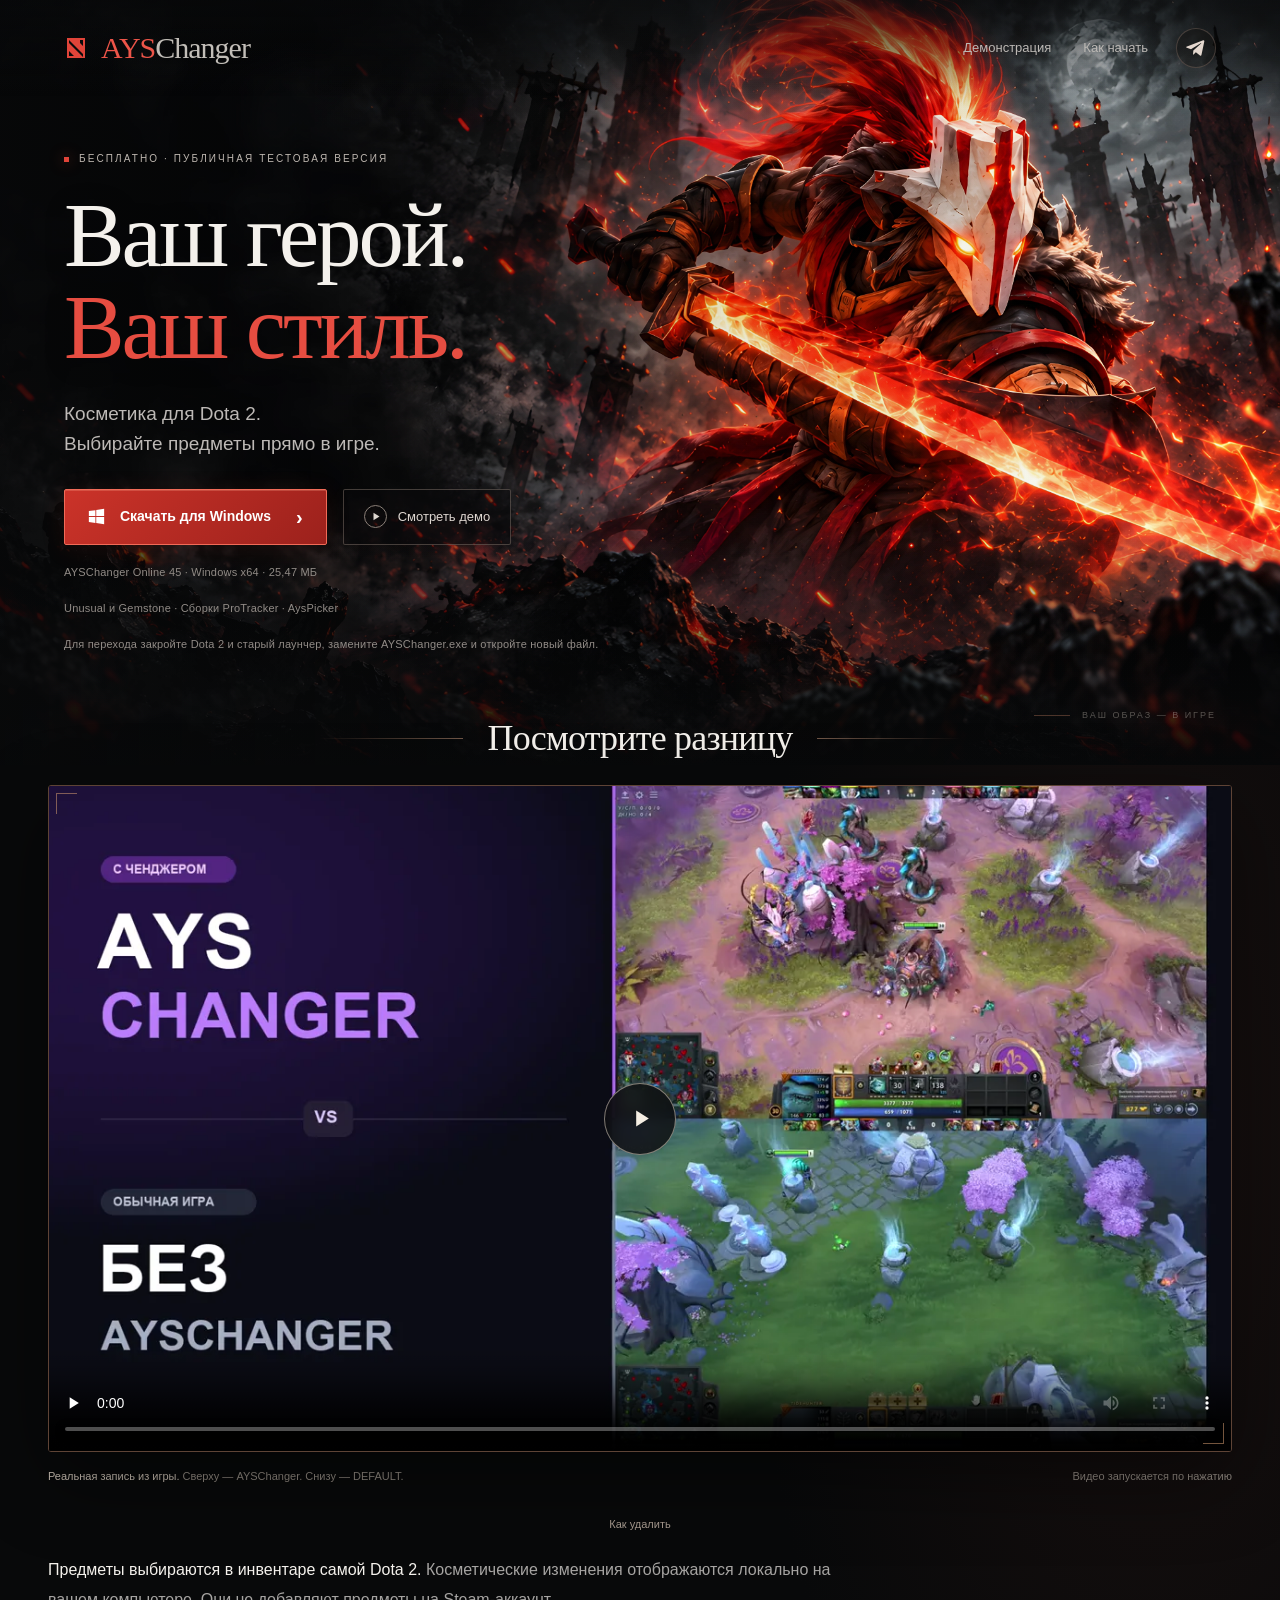
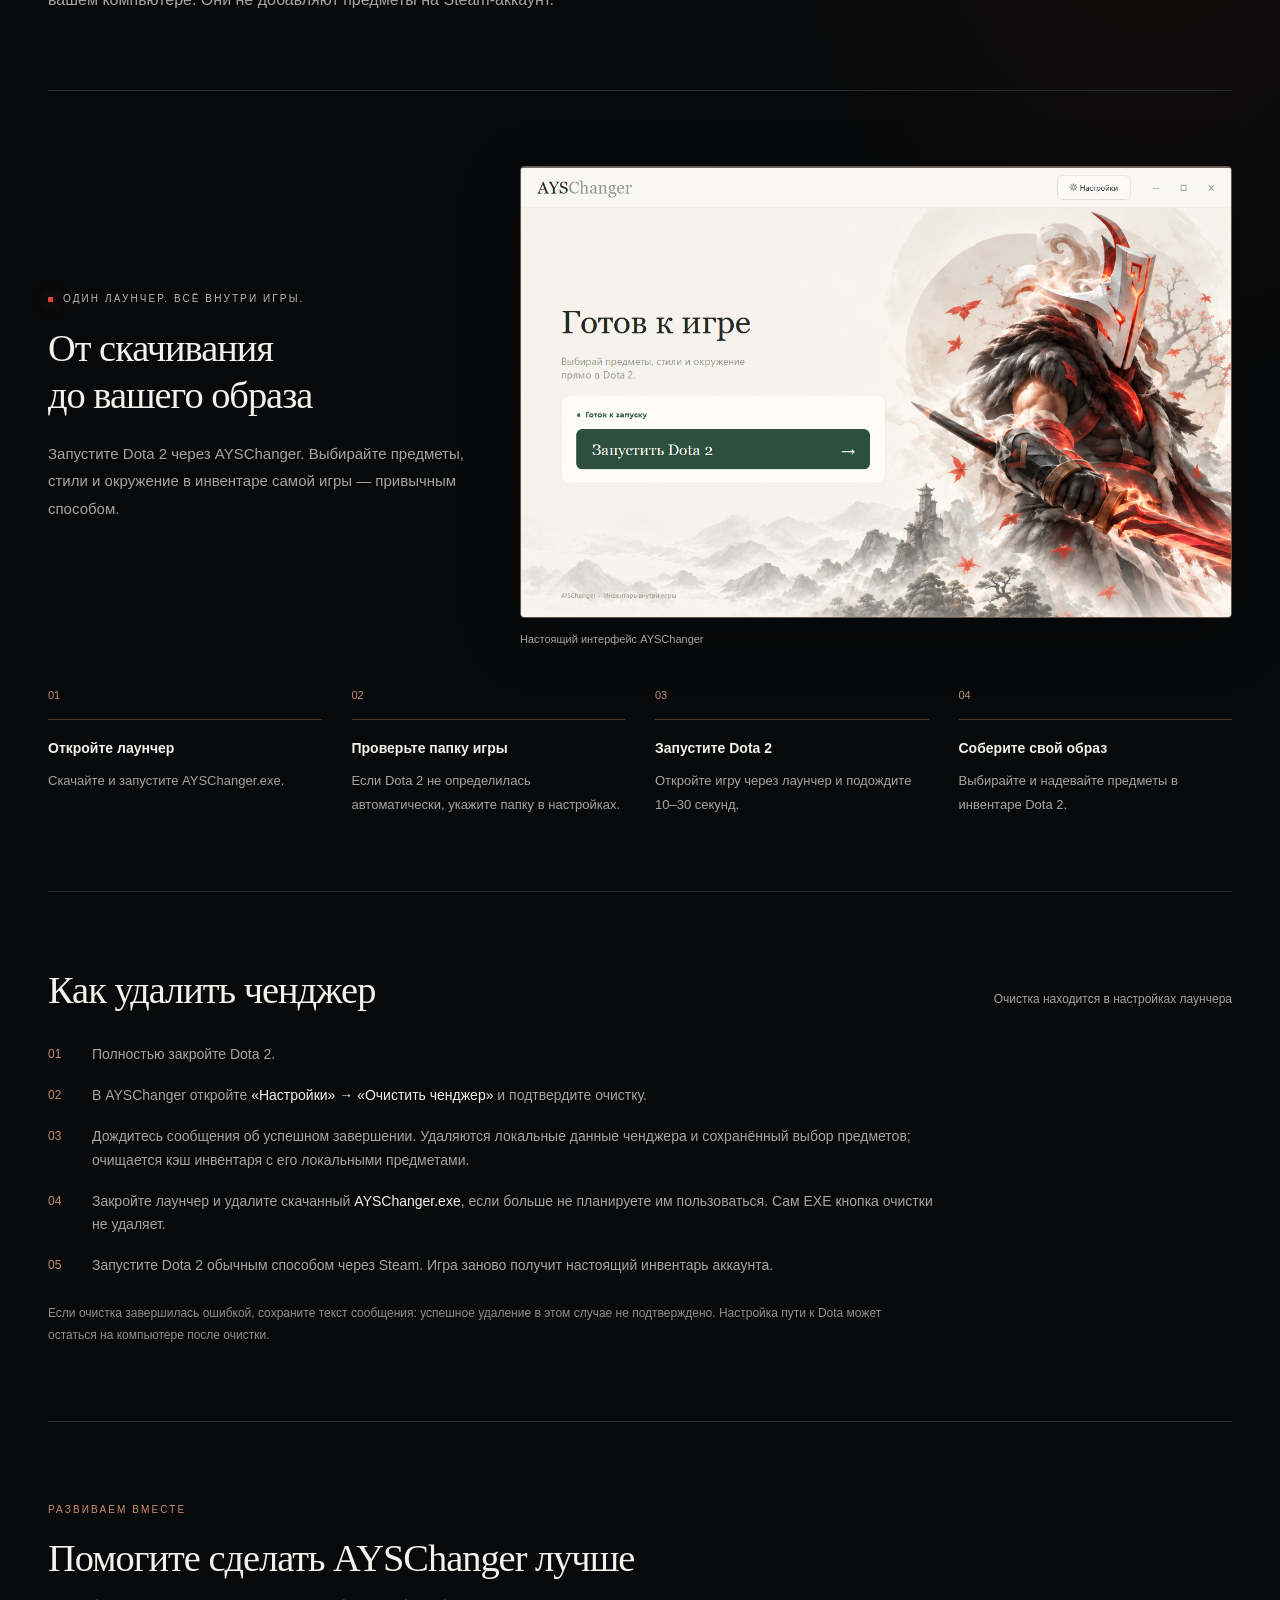
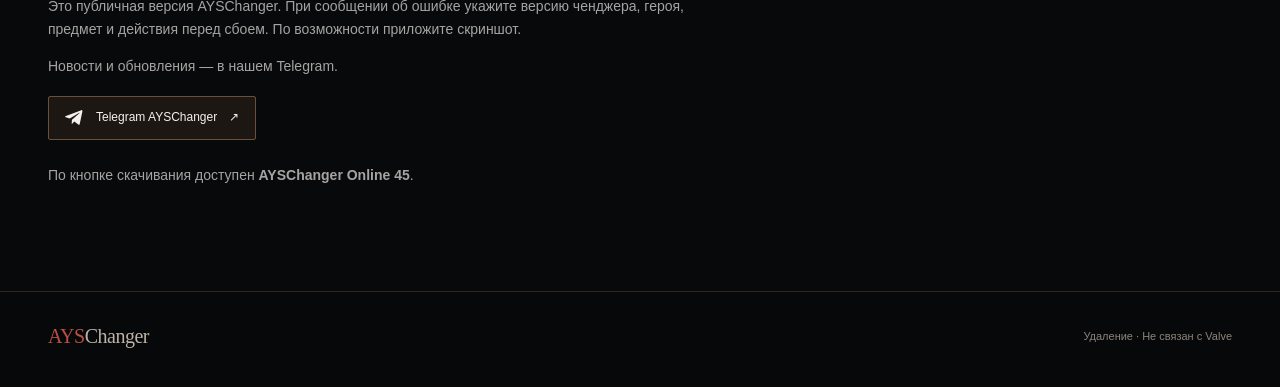
<file: index.html>
<!doctype html>
<html lang="ru">
<head>
  <meta charset="utf-8">
  <meta name="viewport" content="width=device-width, initial-scale=1">
  <meta name="description" content="AYSChanger — бесплатный ченджер для Dota 2. Скачайте лаунчер, выбирайте предметы в инвентаре игры и собирайте свой образ.">
  <meta name="theme-color" content="#08090a">
  <link rel="canonical" href="https://regngod.github.io/AYSChanger/">
  <title>AYSChanger — косметика для Dota 2</title>
  <link rel="stylesheet" href="trust.css">
  <link rel="stylesheet" href="site.css?v=20261023-github">
  <link rel="preload" as="image" href="assets/hero-juggernaut-4k.webp" media="(min-width:801px)" fetchpriority="high">
  <link rel="preload" as="image" href="assets/hero-juggernaut.webp" media="(max-width:800px)" fetchpriority="high">
  <link rel="icon" href="assets/ays-mark.svg" type="image/svg+xml">
  <script src="site.js" defer></script>
</head>
<body>
<header class="site-header"><nav class="wrap" aria-label="Основная навигация"><a class="brand" href="#" aria-label="AYSChanger — на главную"><svg viewBox="0 0 24 24" fill="none" aria-hidden="true"><path d="M3 2h18v20H3z" fill="currentColor"/><path d="m5 4 14 14v3L5 7zm11 0h3v6l-3-3zM5 15l5 5H5z" fill="#090a0b"/></svg><span><b>AYS</b>Changer</span></a><div class="navlinks"><a href="#demo">Демонстрация</a><a href="#start">Как начать</a></div><a class="telegram-header" href="https://t.me/AysChanger" target="_blank" rel="noopener noreferrer" aria-label="AYSChanger в Telegram — откроется в новой вкладке" title="Наш Telegram"><svg viewBox="0 0 24 24" fill="currentColor" aria-hidden="true"><path d="m21.9 4.6-3.3 15.5c-.2 1.1-.9 1.3-1.8.8l-5-3.7-2.4 2.3c-.3.3-.5.5-1 .5l.4-5.1 9.3-8.4c.4-.4-.1-.6-.6-.3L6 13.4l-5-1.6c-1.1-.3-1.1-1.1.2-1.6l19.4-7.5c.9-.3 1.7.2 1.3 1.9Z"/></svg></a></nav></header>
  <main>
    <section class="hero" aria-labelledby="hero-title" data-active="false">
      <div class="hero-art-wrap" aria-hidden="true"><picture><source media="(min-width:801px)" srcset="assets/hero-juggernaut-4k.webp" type="image/webp"><img class="hero-art" src="assets/hero-juggernaut.webp" width="1536" height="1024" alt="" fetchpriority="high" decoding="async"></picture></div>
      <div class="hero-shade" aria-hidden="true"></div>
      <div class="embers" aria-hidden="true"><i></i><i></i><i></i><i></i><i></i><i></i></div>
      <div class="wrap hero-inner"><div class="hero-copy">
        <div class="eyebrow"><span class="dot" aria-hidden="true"></span>Бесплатно · Публичная тестовая версия</div>
        <h1 id="hero-title"><span>Ваш герой.</span><em>Ваш стиль.</em></h1>
        <p class="intro">Косметика для Dota 2.<br>Выбирайте предметы прямо в игре.</p>
        <div class="actions"><a class="button" href="https://ayschanger-api-test.gcorecdn.com/downloads/launcher/67f138d9dbe56920146300149f946598639cac59d000dfc1f0e5b1d8160cb47c/AYSChanger.exe"><svg viewBox="0 0 20 20" fill="currentColor" aria-hidden="true"><path d="M1 3.6 8.7 2.5v7H1zm8.7-1.2L19 1v8.5H9.7zM1 10.5h7.7v7L1 16.4zm8.7 0H19V19l-9.3-1.4z"/></svg>Скачать для Windows <span class="arrow" aria-hidden="true">›</span></a><a class="secondary" href="#demo"><span class="play-small" aria-hidden="true"><svg viewBox="0 0 10 12" fill="currentColor"><path d="m1 1 8 5-8 5z"/></svg></span>Смотреть демо</a></div>
        <p class="download-meta">AYSChanger Online 45 · Windows x64 · 25,47 МБ</p>
        <p class="download-meta">Unusual и Gemstone · Сборки ProTracker · AysPicker</p>
        <p class="download-meta">Для перехода закройте Dota 2 и старый лаунчер, замените AYSChanger.exe и откройте новый файл.</p>
      </div><span class="hero-bottom-note" aria-hidden="true">Ваш образ — в игре</span></div>
    </section>
    <div class="wrap page-content">
    <section class="section demo-section" id="demo" aria-labelledby="demo-title">
      <div class="demo-heading"><h2 id="demo-title">Посмотрите разницу</h2></div>
      <div class="demo-frame"><video id="demo-video" controls playsinline preload="none" poster="assets/demo-poster.webp" aria-label="Сравнение AYSChanger и стандартного оформления Dota 2"><source src="demo.mp4" type="video/mp4">Ваш браузер не поддерживает видео. <a href="demo.mp4">Скачать демонстрацию</a></video><button id="demo-play" class="video-play" type="button" aria-label="Воспроизвести демонстрацию" hidden><svg viewBox="0 0 20 24" fill="currentColor" aria-hidden="true"><path d="m2 2 16 10L2 22z"/></svg></button></div>
      <div class="demo-caption"><p><strong>Реальная запись из игры.</strong> Сверху — AYSChanger. Снизу — DEFAULT.</p><p>Видео запускается по нажатию</p></div>
      <div class="quick-links"><a href="#uninstall">Как удалить</a></div>
      <p class="explain"><strong>Предметы выбираются в инвентаре самой Dota 2.</strong> Косметические изменения отображаются локально на вашем компьютере. Они не добавляют предметы на Steam-аккаунт.</p>
    </section>
    <section class="section" id="start" aria-label="Как начать">
      <div class="launcher-layout" data-reveal><div class="launcher-copy"><div class="eyebrow"><span class="dot" aria-hidden="true"></span>Один лаунчер. Всё внутри игры.</div><h2>От скачивания<br>до вашего образа</h2><p class="explain">Запустите Dota 2 через AYSChanger. Выбирайте предметы, стили и окружение в инвентаре самой игры — привычным способом.</p></div><figure class="launcher-figure"><img class="shot" src="launcher.png" width="1258" height="798" loading="lazy" alt="Лаунчер AYSChanger с кнопкой «Запустить Dota 2»"><figcaption class="caption">Настоящий интерфейс AYSChanger</figcaption></figure></div>
      <div class="steps" data-reveal>
        <div><span class="number">01</span><h3>Откройте лаунчер</h3><p>Скачайте и запустите AYSChanger.exe.</p></div>
        <div><span class="number">02</span><h3>Проверьте папку игры</h3><p>Если Dota 2 не определилась автоматически, укажите папку в настройках.</p></div>
        <div><span class="number">03</span><h3>Запустите Dota 2</h3><p>Откройте игру через лаунчер и подождите 10–30 секунд.</p></div>
        <div><span class="number">04</span><h3>Соберите свой образ</h3><p>Выбирайте и надевайте предметы в инвентаре Dota 2.</p></div>
      </div>
    </section>
    <section data-reveal class="section" id="uninstall" aria-labelledby="uninstall-title">
      <div class="section-head"><h2 id="uninstall-title">Как удалить ченджер</h2><p>Очистка находится в настройках лаунчера</p></div>
      <ol class="uninstall-steps"><li><span>Полностью закройте Dota 2.</span></li><li><span>В AYSChanger откройте <strong>«Настройки» → «Очистить ченджер»</strong> и подтвердите очистку.</span></li><li><span>Дождитесь сообщения об успешном завершении. Удаляются локальные данные ченджера и сохранённый выбор предметов; очищается кэш инвентаря с его локальными предметами.</span></li><li><span>Закройте лаунчер и удалите скачанный <strong>AYSChanger.exe</strong>, если больше не планируете им пользоваться. Сам EXE кнопка очистки не удаляет.</span></li><li><span>Запустите Dota 2 обычным способом через Steam. Игра заново получит настоящий инвентарь аккаунта.</span></li></ol>
      <p class="fineprint">Если очистка завершилась ошибкой, сохраните текст сообщения: успешное удаление в этом случае не подтверждено. Настройка пути к Dota может остаться на компьютере после очистки.</p>
    </section>
    <section class="section closing" data-reveal>
      <div><div class="eyebrow">Развиваем вместе</div><h2 style="margin-top:16px">Помогите сделать AYSChanger лучше</h2><p>Это публичная версия AYSChanger. При сообщении об ошибке укажите версию ченджера, героя, предмет и действия перед сбоем. По возможности приложите скриншот.</p><p>Новости и обновления — в нашем Telegram.</p><a class="outline-button telegram-cta" href="https://t.me/AysChanger" target="_blank" rel="noopener noreferrer"><svg viewBox="0 0 24 24" fill="currentColor" aria-hidden="true"><path d="m21.9 4.6-3.3 15.5c-.2 1.1-.9 1.3-1.8.8l-5-3.7-2.4 2.3c-.3.3-.5.5-1 .5l.4-5.1 9.3-8.4c.4-.4-.1-.6-.6-.3L6 13.4l-5-1.6c-1.1-.3-1.1-1.1.2-1.6l19.4-7.5c.9-.3 1.7.2 1.3 1.9Z"/></svg>Telegram AYSChanger <span aria-hidden="true">↗</span></a><p>По кнопке скачивания доступен <strong>AYSChanger Online 45</strong>.</p></div>
    </section>
    </div>
  </main>
  <footer class="site-footer"><div class="wrap"><a class="footer-brand" href="#"><b>AYS</b>Changer</a><span><a href="#uninstall">Удаление</a> · Не связан с Valve</span></div></footer>
</body>
</html>
</file>
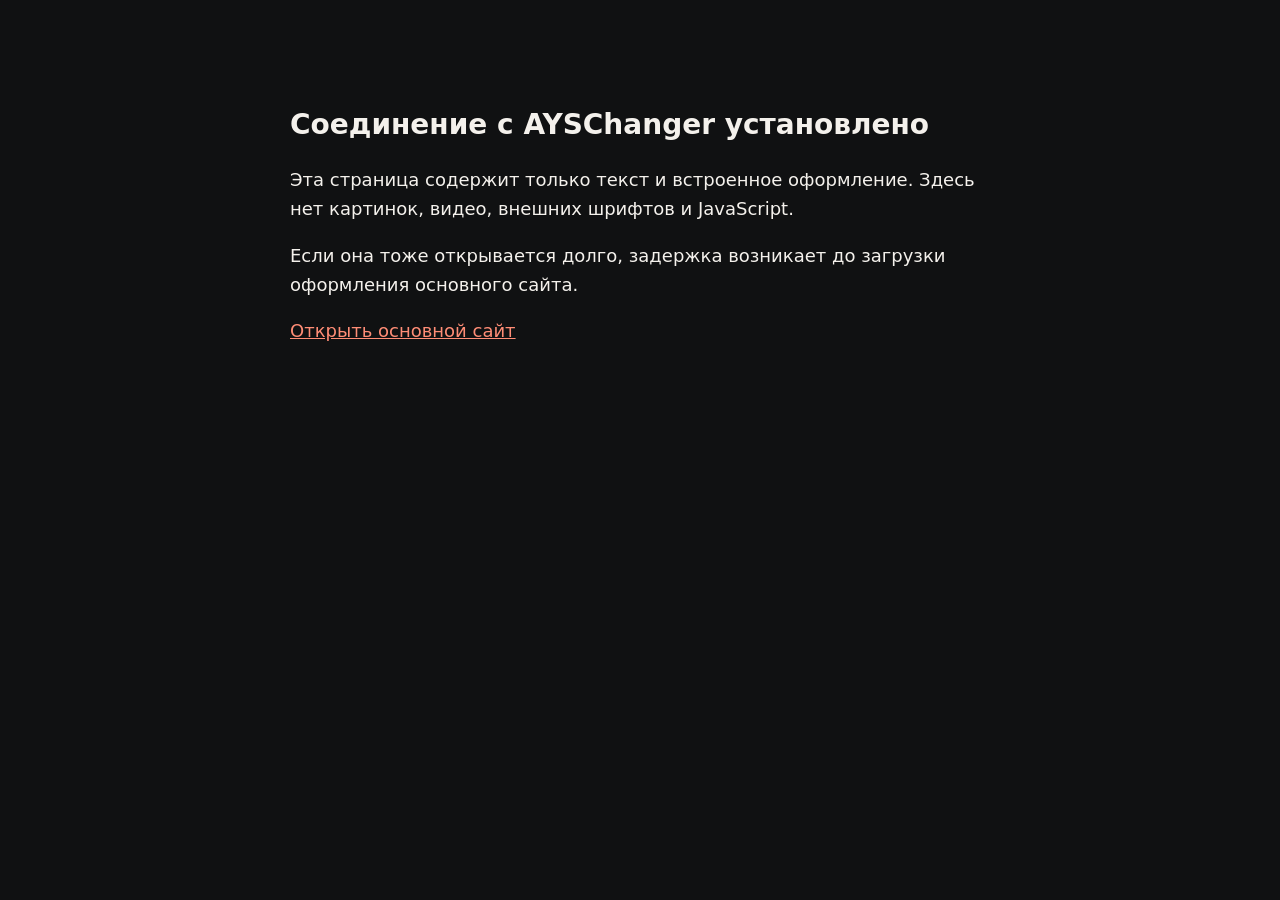
<file: connection-test.html>
<!doctype html><html lang="ru"><meta charset="utf-8"><meta name="viewport" content="width=device-width,initial-scale=1"><title>AYSChanger — проверка соединения</title><style>body{max-width:700px;margin:60px auto;padding:24px;background:#101112;color:#f4f1ec;font:18px/1.6 system-ui}h1{font-size:28px}a{color:#ff8d76}</style><h1>Соединение с AYSChanger установлено</h1><p>Эта страница содержит только текст и встроенное оформление. Здесь нет картинок, видео, внешних шрифтов и JavaScript.</p><p>Если она тоже открывается долго, задержка возникает до загрузки оформления основного сайта.</p><p><a href="/">Открыть основной сайт</a></p></html>
</file>
<file: trust.css>
/* Additions retain the original site's monochrome palette and typography. */
button,input{font:inherit}button{cursor:pointer}button:disabled{cursor:wait;opacity:.55}
button:focus-visible,summary:focus-visible,label.outline-button:focus-visible{outline:3px solid var(--accent);outline-offset:5px}
.download-meta{font-size:12px;color:var(--muted);margin:18px 0 0}.download-meta span{margin:0 9px;color:#666}.download-meta a,.text-link{color:var(--text);text-decoration:underline;text-decoration-color:#666;text-underline-offset:4px}.text-link:hover,.download-meta a:hover{text-decoration-color:#fff}
.small-label{font-size:11px;text-transform:uppercase;letter-spacing:1.3px;color:var(--muted)}
.mechanism{display:grid;grid-template-columns:1.35fr 1fr;gap:50px}.mechanism .explain{margin:0}.mechanism-note{border-left:1px solid #444;padding-left:26px}.mechanism-note p{color:var(--muted);font-size:14px;margin:12px 0 0}.fineprint{font-size:13px;color:var(--muted);margin:26px 0 0;max-width:850px}
.file-panel{padding:30px;border:1px solid #383838;background:linear-gradient(135deg,#161616,#101010);border-radius:12px}.file-heading{display:flex;justify-content:space-between;align-items:center;gap:20px}.file-heading h3{font-family:Georgia,serif;font-size:34px;font-weight:400;line-height:1.2;margin:8px 0 0}.pill{display:inline-block;font-family:Segoe UI,Arial,sans-serif;font-size:11px;font-weight:400;letter-spacing:.2px;vertical-align:middle;border:1px solid #525252;border-radius:100px;padding:5px 10px;margin-left:10px;color:#c4c4c4}.file-size{font-size:13px;color:var(--muted)}.file-facts{display:grid;grid-template-columns:1fr 1fr;gap:24px;margin:26px 0;padding:20px 0;border-block:1px solid var(--line)}.file-facts p{margin:0;font-size:13px}.file-facts span{display:block;color:var(--muted);margin-bottom:5px}.file-facts strong{font-weight:500}.hash-heading{display:flex;align-items:center;justify-content:space-between;gap:20px}.text-button{border:0;background:none;padding:6px 0;color:var(--text);font-size:12px;text-decoration:underline;text-underline-offset:4px}.hash{display:block;font-family:Consolas,monospace;font-size:13px;line-height:1.9;overflow-wrap:anywhere;word-break:break-all;background:#0b0b0b;border:1px solid #303030;padding:16px;border-radius:6px;letter-spacing:.25px;user-select:all;margin:10px 0 0}.file-actions{display:flex;align-items:center;gap:24px;flex-wrap:wrap;margin-top:20px;font-size:13px}.outline-button{display:inline-flex;align-items:center;justify-content:center;gap:12px;min-height:44px;padding:11px 16px;border:1px solid #5a5a5a;background:#191919;border-radius:6px;font-size:13px;color:var(--text);cursor:pointer;transition:background .15s,border-color .15s}.outline-button:hover{background:#252525;border-color:#999}.report-note{font-size:13px;color:var(--muted);max-width:900px;margin:22px 0 0}.report-note strong{color:#d4d4d4;font-weight:500}.file-details{border-top:1px solid var(--line);margin-top:22px;padding-top:18px;font-size:13px}.file-details summary,.release summary{cursor:pointer;padding:5px 0}.file-details p{color:var(--muted);max-width:850px}.file-details pre{padding:15px;border-radius:6px;border:1px solid #303030;background:#0b0b0b;overflow-x:auto;font-size:12px}.local-check{display:grid;grid-template-columns:1fr auto;gap:16px 28px;align-items:center;margin-top:24px;padding:24px 0 0;border-top:1px solid var(--line)}.local-check h3{margin:0 0 6px}.local-check p{color:var(--muted);font-size:13px;margin:0;max-width:640px}#verify-file{position:absolute;width:1px;height:1px;opacity:0;overflow:hidden;clip-path:inset(50%)}#verify-file:focus-visible+label{outline:3px solid var(--accent);outline-offset:5px}.local-check .verify-result{grid-column:1/-1;white-space:pre-wrap;overflow-wrap:anywhere;min-width:0}.verify-result:empty{display:none}.verify-result[data-state="match"]{color:#d2e7d7}.verify-result[data-state="mismatch"],.verify-result[data-state="error"]{color:#f4c2ae}.review-note{display:grid;grid-template-columns:1fr 2fr;gap:32px;border-bottom:1px solid var(--line);padding:28px 0}.review-note h3{font-family:Georgia,serif;font-weight:400;font-size:25px;margin:5px 0 0}.review-note p{font-size:14px;color:var(--muted);margin:0 0 12px}.review-note a{font-size:13px}.copy-result{font-size:12px;color:var(--muted);min-height:20px;margin:12px 0 0}
.release{display:grid;grid-template-columns:235px 1fr;gap:38px;padding:28px 0;border-top:1px solid var(--line)}.release-side h3{font-family:Georgia,serif;font-size:29px;font-weight:400;margin:8px 0 6px}.release-side time{font-size:12px;color:var(--muted)}.release-body p{font-size:14px;margin:0 0 12px}.release-body details{font-size:13px}.muted{color:var(--muted)}.release .hash{margin-bottom:12px;font-size:12px}
.issue-list{list-style:none;padding:0;margin:0}.issue-list li{display:grid;grid-template-columns:300px 1fr;gap:36px;border-top:1px solid var(--line);padding:20px 0;font-size:14px}.issue-list strong{font-weight:500}.issue-list span{color:var(--muted)}.uninstall-steps{counter-reset:uninstall;list-style:none;margin:0;padding:0;max-width:900px}.uninstall-steps li{counter-increment:uninstall;display:flex;gap:22px;margin:0 0 18px;font-size:14px;color:var(--muted)}.uninstall-steps li:before{content:counter(uninstall,decimal-leading-zero);font-size:12px;padding-top:2px;color:var(--text);min-width:22px}.uninstall-steps strong{color:var(--text);font-weight:500}
@media(max-width:800px){.navlinks{gap:16px;flex-wrap:wrap;justify-content:flex-end}.mechanism{gap:28px}.file-heading{align-items:flex-start;flex-direction:column;gap:10px}.release{grid-template-columns:180px 1fr;gap:24px}.issue-list li{grid-template-columns:230px 1fr;gap:24px}}
@media(max-width:560px){nav{flex-wrap:wrap;justify-content:flex-start;padding-block:18px;gap:12px}.navlinks{justify-content:flex-start;column-gap:18px;row-gap:8px;font-size:12px}.mechanism,.review-note,.release,.issue-list li{grid-template-columns:1fr;gap:18px}.mechanism-note{padding-left:18px}.file-panel{padding:20px 16px}.file-heading h3{font-size:30px}.file-facts{grid-template-columns:1fr;gap:16px;margin-block:20px}.hash-heading{align-items:flex-start;flex-direction:column;gap:4px}.hash{font-size:12px;padding:12px}.file-actions{align-items:flex-start;flex-direction:column;gap:16px}.local-check{grid-template-columns:1fr;gap:16px}.review-note{gap:12px}.release-side h3{font-size:25px}.issue-list li{gap:8px}.download-meta span{margin-inline:4px}.pill{font-size:10px}.section-head p{font-size:13px}}
@media(prefers-reduced-motion:reduce){.outline-button{transition:none}}
</file>
<file: site.css>
:root{color-scheme:dark;--bg:#08090a;--panel:#111214;--text:#f4f1ec;--muted:#a6a4a2;--accent:#e04439;--line:#292a2d;--font-head:Georgia,'Times New Roman',serif}
*{box-sizing:border-box}html{scroll-behavior:smooth;scroll-padding-top:26px}body{margin:0;background:radial-gradient(ellipse at 90% 32%,#18100f 0,transparent 25%),var(--bg);color:var(--text);font:16px/1.65 'Segoe UI',Arial,sans-serif;-webkit-font-smoothing:antialiased}a{color:inherit;text-decoration:none}button,input{font:inherit}button{cursor:pointer}a,button,summary,label{ -webkit-tap-highlight-color:transparent}a:focus-visible,button:focus-visible,summary:focus-visible,video:focus-visible{outline:2px solid #ff8677;outline-offset:6px}::selection{background:#a7352e;color:#fff}.wrap{width:min(1200px,calc(100% - 96px));margin-inline:auto}
.site-header{position:absolute;inset:0 0 auto;z-index:5;border:0;background:linear-gradient(#08090a9c,transparent)}nav{min-height:96px;display:flex;align-items:center;justify-content:space-between;gap:28px}.brand{display:inline-flex;align-items:center;gap:13px;font:30px/1 var(--font-head);letter-spacing:-1px;white-space:nowrap}.brand svg{width:24px;height:24px;flex-shrink:0;color:var(--accent)}.brand b{font-weight:400;color:#ed5549}.brand span{color:#c2beb8}.navlinks{display:flex;align-items:center;gap:32px;font-size:13px;color:#bcb8b4}.navlinks a{position:relative;transition:color .2s}.navlinks a:after{content:'';position:absolute;bottom:-8px;left:0;right:0;height:1px;background:var(--accent);transform:scaleX(0);transform-origin:left;transition:transform .24s}.navlinks a:hover{color:#fff}.navlinks a:hover:after{transform:scaleX(1)}
.hero{position:relative;isolation:isolate;min-height:730px;overflow:hidden;background:#08090a}.hero-art-wrap{position:absolute;inset:0;z-index:-3;transform:translate3d(var(--hero-x,0px),var(--hero-y,0px),0) scale(1.04);will-change:transform}.hero-art{width:100%;height:100%;object-fit:cover;object-position:50% 37%;display:block;animation:art-in 1.7s cubic-bezier(.15,.65,.25,1) both}.hero-shade{position:absolute;inset:0;z-index:-2;background:linear-gradient(90deg,#08090aea 0%,#08090abd 31%,#08090a28 63%,transparent 100%),linear-gradient(0deg,#08090a 0%,#08090a00 30%,#08090a00 83%,#08090a44 100%)}.hero-inner{position:relative;padding-top:151px;padding-bottom:112px}.hero-copy{max-width:665px}.eyebrow{display:flex;align-items:center;gap:10px;color:#bdb6af;font-size:10px;letter-spacing:2.1px;text-transform:uppercase}.dot{width:5px;height:5px;background:var(--accent);box-shadow:0 0 14px #f05c3c88;display:inline-block}.hero h1{font-family:var(--font-head);font-weight:400;font-size:clamp(68px,7.1vw,104px);line-height:1.02;letter-spacing:-3px;margin:22px 0 24px;text-shadow:0 3px 30px #0003}.hero h1 span,.hero h1 em{display:block}.hero h1 em{font-style:normal;color:#e64d41}.intro{max-width:465px;font-size:19px;line-height:1.6;color:#bdb9b6;margin:0 0 29px}.actions{display:flex;gap:16px;align-items:center;flex-wrap:wrap}.button{position:relative;display:inline-flex;align-items:center;justify-content:center;gap:15px;min-height:56px;padding:15px 23px;border:1px solid #f16b58;border-radius:2px;background:linear-gradient(135deg,#cb3329,#9c211c);box-shadow:0 4px 26px #c835201b,inset 0 1px #ffb19440;font-size:14px;font-weight:600;color:#fff;transition:transform .25s,box-shadow .25s,border-color .25s}.button svg{height:17px;width:17px;flex:none}.button:hover{transform:translateY(-3px);box-shadow:0 8px 32px #d53e3438;border-color:#ff9882}.button:active{transform:translateY(0)}.button .arrow{margin-left:10px;font-size:20px;line-height:1;transition:transform .25s}.button:hover .arrow{transform:translateX(3px)}.hero .secondary{display:inline-flex;align-items:center;justify-content:center;gap:11px;min-height:56px;padding:13px 20px;border:1px solid #82746a80;border-radius:2px;background:#08090a66;color:#ddd6d0;font-size:13px;transition:border-color .25s,background .25s,transform .25s}.hero .secondary:hover{border-color:#cfa18c;background:#171211;transform:translateY(-2px)}.play-small{width:23px;height:23px;border:1px solid #8b8078;border-radius:50%;display:grid;place-items:center}.play-small svg{width:9px;height:9px;margin-left:2px}.download-meta{font-size:11px;color:#918b86;margin:18px 0 0;letter-spacing:.2px}.download-meta a{color:#c9b4a8;text-decoration-color:#63413b}.download-meta span{margin:0 8px}.hero-bottom-note{position:absolute;right:0;bottom:42px;font-size:9px;letter-spacing:2px;color:#a29b9380;text-transform:uppercase}.hero-bottom-note:before{content:'';display:inline-block;width:36px;height:1px;background:#b3765b66;margin-right:12px;vertical-align:middle}
.embers{position:absolute;inset:0;z-index:-1;overflow:hidden;pointer-events:none}.embers i{position:absolute;display:block;width:2px;height:3px;bottom:18%;background:#ff9257;box-shadow:0 0 10px #f64d28;border-radius:50%;opacity:0;animation:ember 8s linear infinite;animation-play-state:paused}.hero[data-active="true"] .embers i{animation-play-state:running}.embers i:nth-child(1){left:70%;animation-delay:-2s}.embers i:nth-child(2){left:82%;animation-delay:-6s;animation-duration:10s}.embers i:nth-child(3){left:93%;animation-delay:-4s;animation-duration:7s}.embers i:nth-child(4){left:61%;animation-delay:-1s;animation-duration:11s}.embers i:nth-child(5){left:76%;animation-delay:-8s;animation-duration:12s}.embers i:nth-child(6){left:86%;animation-delay:-3s;animation-duration:9s}
.page-content{position:relative;z-index:1}.section{padding:75px 0;border-top:1px solid var(--line)}.section-head{display:flex;align-items:baseline;justify-content:space-between;gap:28px;margin-bottom:30px}.section-head p{font-size:12px;color:var(--muted);margin:0;max-width:430px}h2{font-family:var(--font-head);font-size:clamp(31px,3vw,41px);line-height:1.2;font-weight:400;letter-spacing:-1px;margin:0}h3{font-size:16px;font-weight:600;margin:16px 0 8px}.explain{font-size:16px;line-height:1.85;color:var(--muted);max-width:800px;margin:22px 0 0}.explain strong{color:var(--text);font-weight:500}.caption{color:var(--muted);font-size:11px;margin:12px 0 0}
.demo-section{position:relative;padding-top:0;margin-top:-48px;border-top:0}.demo-heading{display:flex;align-items:center;justify-content:center;gap:25px;margin-bottom:25px}.demo-heading:before,.demo-heading:after{content:'';height:1px;max-width:145px;width:14%;background:linear-gradient(90deg,transparent,#705647)}.demo-heading:after{transform:rotate(180deg)}.demo-heading h2{text-align:center;font-size:36px;letter-spacing:-.8px}.demo-frame{position:relative;border:1px solid #5e4335;border-radius:3px;box-shadow:0 26px 80px #0007;background:#0a0b0c;overflow:hidden}.demo-frame:before,.demo-frame:after{content:'';position:absolute;z-index:2;width:20px;height:20px;pointer-events:none}.demo-frame:before{top:7px;left:7px;border-top:1px solid #d39c6f8c;border-left:1px solid #d39c6f8c}.demo-frame:after{right:7px;bottom:7px;border-right:1px solid #d39c6f8c;border-bottom:1px solid #d39c6f8c}video{display:block;width:100%;aspect-ratio:16/9;background:#08090a;border:0;border-radius:0;object-fit:contain}.video-play{position:absolute;left:50%;top:50%;transform:translate(-50%,-50%);height:72px;width:72px;display:grid;place-items:center;border:1px solid #e1d4c28c;border-radius:50%;background:#0a0b0ccc;color:#f5eee3;backdrop-filter:blur(8px);transition:background .2s,box-shadow .2s,opacity .2s}.video-play svg{width:19px;height:19px;margin-left:4px}.video-play:hover{background:#9e3025;box-shadow:0 0 0 10px #d95a2420}.demo-frame.is-playing .video-play{opacity:0;pointer-events:none}.video-play[hidden]{display:none}.demo-caption{display:flex;justify-content:space-between;gap:22px;margin-top:15px;color:#938b83;font-size:11px}.demo-caption p{margin:0}.demo-caption strong{color:#ccc1b5;font-weight:400}.quick-links{display:flex;justify-content:center;align-items:center;gap:28px;flex-wrap:wrap;margin-top:30px;font-size:11px;color:#a99c91}.quick-links a:hover{color:#f1b19a}.quick-links a+a:before{content:'·';display:inline-block;color:#65584e;margin-right:28px}
.launcher-layout{display:grid;grid-template-columns:.8fr 1.35fr;align-items:center;gap:50px;margin-bottom:38px}.launcher-copy h2{max-width:400px}.launcher-copy .explain{font-size:15px;line-height:1.85;margin-top:22px}.launcher-copy .eyebrow{margin-bottom:18px}.launcher-figure{margin:0}.shot{display:block;width:100%;height:auto;border:1px solid #62534a;border-radius:4px;box-shadow:0 16px 60px #0004}.steps{display:grid;grid-template-columns:repeat(4,1fr);gap:30px;margin-top:38px}.number{display:block;color:#b88d73;font-size:11px;padding-bottom:15px;border-bottom:1px solid #47382e}.steps p{font-size:13px;line-height:1.8;color:var(--muted);margin:0}.steps h3{font-size:14px;margin:17px 0 9px}
.small-label{color:#aa9586;font-size:10px;letter-spacing:1.5px}.file-panel{border-color:#483a32;border-radius:4px;background:linear-gradient(130deg,#181412,#0e1012 60%);box-shadow:0 18px 60px #0002}.file-heading h3{font-family:var(--font-head);font-size:33px}.pill{border-color:#625248;color:#c4b2a4;border-radius:2px}.file-facts strong{color:#e0d8cf;font-weight:500}.hash{border-color:#3c3028;background:#08090a;border-radius:2px;color:#e9d8c4;font-size:12px}.file-size,.file-facts span{color:#a2988f}.outline-button{border-radius:2px;background:#1d1714;border-color:#6c4e3c;font-size:12px;transition:background .2s,border-color .2s,transform .2s}.outline-button:hover{background:#2b1c17;border-color:#b77c56;transform:translateY(-2px)}.text-link,.download-meta a{text-decoration-color:#705448}.text-link:hover{color:#f1b19a;text-decoration-color:#c9765f}.file-details pre{border-radius:2px;background:#090a0b;border-color:#3c3028}.review-note{border-color:var(--line)}.review-note h3{font-family:var(--font-head);font-size:25px}.copy-result{color:#b8a08d}.release{grid-template-columns:225px 1fr;gap:50px}.release-side h3{font-family:var(--font-head);font-size:29px}.release-body p{font-size:14px;line-height:1.8}.issue-list li{grid-template-columns:300px 1fr;gap:35px}.issue-list strong{font-weight:500;color:#d8cabd}.uninstall-steps li:before{color:#c18d70}.fineprint{font-size:12px;color:#928e8a;line-height:1.8}
.closing{display:grid;grid-template-columns:1fr auto;gap:50px;align-items:center;padding:80px 0 90px}.closing .eyebrow{color:#ce8b6c}.closing h2{max-width:620px}.closing p{color:var(--muted);font-size:14px;max-width:660px}.closing a:not(.button){text-decoration:underline;text-underline-offset:4px;text-decoration-color:#78533f}.site-footer{border-top:1px solid #30241e;padding:28px 0 34px;color:#8d847b;font-size:11px;background:#070809}.site-footer .wrap{display:flex;align-items:center;justify-content:space-between;gap:24px}.site-footer a:hover{color:#e5b092}.footer-brand{font-family:var(--font-head);font-size:20px;color:#bdb2a9;letter-spacing:-.5px}.footer-brand b{color:#b95142;font-weight:400}
.motion-ready [data-reveal]{opacity:0;transform:translateY(20px);transition:opacity .75s cubic-bezier(.2,.65,.3,1),transform .75s cubic-bezier(.2,.65,.3,1)}.motion-ready [data-reveal].in-view{opacity:1;transform:none}.hero-copy>*{animation:copy-in .8s cubic-bezier(.2,.65,.3,1) both}.hero-copy>:nth-child(2){animation-delay:.12s}.hero-copy>:nth-child(3){animation-delay:.22s}.hero-copy>:nth-child(4){animation-delay:.32s}.hero-copy>:nth-child(5){animation-delay:.4s}@keyframes copy-in{from{opacity:0;transform:translateY(16px)}to{opacity:1;transform:none}}@keyframes art-in{from{opacity:0;transform:scale(1.03)}to{opacity:1;transform:scale(1)}}@keyframes ember{0%{transform:translate3d(0,0,0);opacity:0}15%{opacity:.6}80%{opacity:.35}100%{transform:translate3d(-45px,-260px,0);opacity:0}}
/* Small overscan covers pointer movement without scaling the entire image by four percent. */
.hero-art-wrap{inset:-6px;transform:translate3d(var(--hero-x,0px),var(--hero-y,0px),0)}.hero-art-wrap picture{display:block;width:100%;height:100%}
/* The opening scene follows the viewport; long-form sections retain .wrap's readable width. */
@media(min-width:1280px){.site-header .wrap,.hero-inner{width:calc(100% - clamp(96px,10vw,320px))}.hero-copy{max-width:800px}.hero-shade{background:linear-gradient(90deg,#08090ad6 0%,#08090a88 22%,#08090a14 58%,transparent 100%),linear-gradient(0deg,#08090a 0%,#08090a00 30%,#08090a00 83%,#08090a44 100%)}}
@media(min-width:1800px){.hero-art{object-position:50% 34%}.hero{min-height:800px}.hero-inner{padding-top:151px;padding-bottom:112px}.hero h1{font-size:clamp(104px,5.4vw,140px)}.hero .intro{font-size:20px}}
@media(max-width:1100px){.wrap{width:calc(100% - 64px)}.navlinks{gap:23px;font-size:12px}.hero-art{object-position:60% 38%}.hero h1{font-size:84px}.hero-copy{max-width:580px}.hero-shade{background:linear-gradient(90deg,#08090af0,#08090ab0 35%,#08090a22 83%),linear-gradient(0deg,#08090a,transparent 40%)}.hero-inner{padding-bottom:110px}.launcher-layout{gap:32px}.steps{gap:24px}.section-head{gap:22px}.release{grid-template-columns:190px 1fr;gap:28px}.issue-list li{grid-template-columns:250px 1fr;gap:25px}}
@media(max-width:800px){.wrap{width:calc(100% - 40px)}nav{min-height:84px;gap:16px}.brand{font-size:25px;gap:10px}.brand svg{width:21px;height:21px}.navlinks{column-gap:18px;row-gap:12px;flex-wrap:wrap;justify-content:flex-end;font-size:11px}.hero h1{font-size:74px}.hero-inner{padding-top:138px}.intro{font-size:17px;max-width:410px}.hero-art{object-position:65% 34%}.hero-shade{background:linear-gradient(90deg,#08090aef,#08090ab0 45%,#08090a35),linear-gradient(0deg,#08090a,transparent 40%)}.hero-bottom-note{display:none}.section{padding:54px 0}.demo-section{padding-top:0;margin-top:-44px}.demo-heading h2{font-size:31px}.launcher-layout{grid-template-columns:1fr;gap:28px}.launcher-copy{max-width:620px}.launcher-copy h2{max-width:none}.launcher-copy .explain{margin-top:15px}.steps{grid-template-columns:1fr 1fr;gap:25px}.section-head{display:block;margin-bottom:24px}.section-head p{margin-top:13px}.file-heading{align-items:flex-start;flex-direction:column;gap:12px}.closing{grid-template-columns:1fr;gap:24px}.closing .button{justify-self:start}.embers{display:none}.hero-art-wrap{will-change:auto;transform:none}.demo-caption{flex-wrap:wrap;gap:8px}.quick-links{gap:18px}.quick-links a+a:before{margin-right:18px}.file-panel{padding:24px}}
@media(max-width:560px){.wrap{width:calc(100% - 36px)}nav{min-height:104px;justify-content:flex-start;flex-wrap:wrap;gap:14px;padding:19px 0 15px}.brand{font-size:26px}.navlinks{width:100%;justify-content:flex-start;column-gap:19px;row-gap:8px;font-size:11px}.hero{min-height:850px}.hero-art-wrap{inset:80px 0 auto;height:490px}.hero-art{object-position:71% 30%;opacity:.9}.hero-shade{background:linear-gradient(0deg,#08090a 0%,#08090af5 40%,#08090a12 73%,#08090a50 100%),linear-gradient(90deg,#08090a40,transparent 50%,#08090a18)}.hero-inner{padding-top:405px;padding-bottom:94px}.hero-copy{max-width:100%}.hero h1{font-size:clamp(52px,14vw,75px);letter-spacing:-2px;line-height:1.03;margin:19px 0 22px}.eyebrow{font-size:9px;letter-spacing:1.6px}.intro{font-size:16px;max-width:360px;line-height:1.7;margin-bottom:25px}.hero .actions{gap:12px}.hero .button{min-height:53px;font-size:13px;gap:12px;padding-inline:17px;flex:1 1 200px}.hero .button .arrow{margin-left:auto}.hero .secondary{min-height:49px;font-size:12px;padding:10px 17px;flex:1 1 145px}.download-meta{font-size:10px;line-height:1.8;margin-top:17px}.download-meta span{margin-inline:5px}.hero .download-meta a{display:inline-block}.demo-section{margin-top:-33px;padding-top:0}.demo-heading{gap:15px;margin-bottom:21px}.demo-heading h2{font-size:29px;letter-spacing:-.6px}.demo-heading:before,.demo-heading:after{max-width:38px;width:9%}.video-play{width:50px;height:50px}.video-play svg{width:14px;height:14px}.demo-frame:before,.demo-frame:after{width:12px;height:12px}.demo-caption{font-size:10px;line-height:1.8}.demo-caption p{max-width:290px}.quick-links{justify-content:flex-start;column-gap:13px;row-gap:10px;font-size:10px;margin-top:24px}.quick-links a+a:before{margin-right:13px}.section{padding-block:43px}.demo-section{padding-top:0}.section h2{font-size:31px}.explain{font-size:15px}.launcher-layout{gap:24px}.steps{gap:26px 20px}.steps h3{font-size:13px}.steps p{font-size:12px}.number{font-size:10px}.file-panel{padding:21px 16px}.file-heading h3{font-size:29px}.file-size{font-size:12px}.file-facts{grid-template-columns:1fr;gap:17px}.file-facts strong{font-size:12px}.hash-heading{align-items:flex-start;flex-direction:column;gap:3px}.hash{font-size:11px;letter-spacing:0;padding:12px}.file-actions{align-items:flex-start;flex-direction:column;gap:17px}.local-check{grid-template-columns:1fr;gap:18px}.local-check h3{font-size:15px}.local-check p,.report-note,.file-details{font-size:12px}.review-note{grid-template-columns:1fr;gap:14px}.review-note p{font-size:13px}.release{grid-template-columns:1fr;gap:14px;padding-block:25px}.release-body p{font-size:13px}.release .hash{font-size:11px}.issue-list li{grid-template-columns:1fr;gap:8px;font-size:13px}.uninstall-steps li{font-size:13px;gap:15px}.closing{padding-block:48px 58px;gap:22px}.closing p{font-size:13px}.closing .button{min-height:53px;font-size:13px}.site-footer .wrap{align-items:flex-start;flex-direction:column;gap:12px}.site-footer{font-size:10px}.footer-brand{font-size:21px}}
@media(prefers-reduced-motion:reduce){html{scroll-behavior:auto}.hero-art,.hero-copy>*,.embers i{animation:none!important}.embers{display:none}.hero-art-wrap{transform:none!important;will-change:auto}.motion-ready [data-reveal]{opacity:1;transform:none;transition:none}a,button,.navlinks a:after,.button .arrow,.outline-button{transition:none!important}}

/* Telegram links. */
.site-header .navlinks{margin-left:auto}
.telegram-header{display:inline-flex;align-items:center;justify-content:center;width:40px;height:40px;flex-shrink:0;border:1px solid #74625b80;border-radius:50%;color:#e4d7ce;background:#100d0b55;transition:color .2s,border-color .2s,background .2s}
.telegram-header svg{width:20px;height:20px}
.telegram-header:hover{color:#fff;border-color:#cfa18c;background:#2b1c17}
.closing a.telegram-cta{text-decoration:none;margin:4px 0 10px}
.telegram-cta svg{width:19px;height:19px;flex-shrink:0}
@media(max-width:560px){.site-header .brand{order:0}.site-header .telegram-header{order:1;margin-left:auto}.site-header .navlinks{order:2;flex-basis:100%;margin-left:0}}
@media(prefers-reduced-motion:reduce){.telegram-header{transition:none}}
</file>
